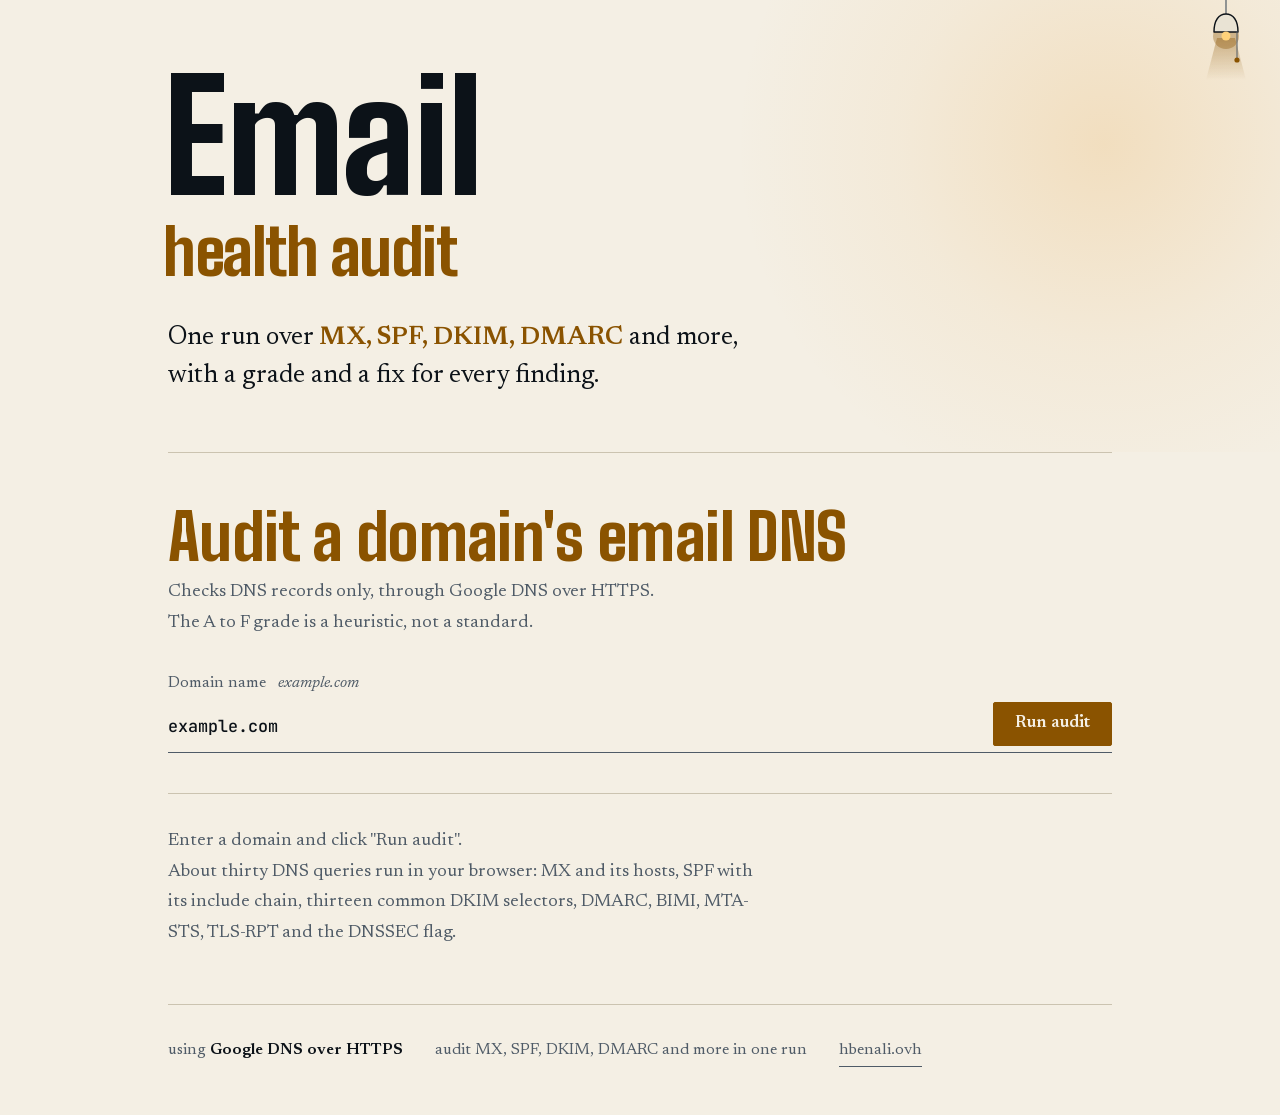
<file: index.html>
<!DOCTYPE html>
<html lang="en">
<head>
  <meta charset="UTF-8">
  <meta name="viewport" content="width=device-width, initial-scale=1.0">
  <title>Email Health Audit — SPF, DKIM, DMARC, MX Grade</title>
  <meta name="description" content="Free email health audit. One run checks a domain's MX, SPF, DKIM, DMARC, BIMI, MTA-STS, TLS-RPT and DNSSEC over DNS-over-HTTPS and gives a heuristic A to F grade with a fix hint for each finding.">
  <meta name="robots" content="index, follow">
  <link rel="canonical" href="https://email.hbenali.ovh/">

  <!-- Security (static hosting: no custom HTTP headers, so CSP/referrer are set here; X-Frame-Options/X-Content-Type-Options need a real header and aren't achievable via meta) -->
  <meta http-equiv="Content-Security-Policy" content="default-src 'self'; script-src 'self'; style-src 'self'; font-src 'self'; img-src 'self' data:; connect-src 'self' https://dns.google; object-src 'none'; base-uri 'self'; form-action 'self'">
  <meta name="referrer" content="strict-origin-when-cross-origin">

  <!-- Open Graph -->
  <meta property="og:type" content="website">
  <meta property="og:title" content="Email Health Audit — SPF, DKIM, DMARC, MX Grade">
  <meta property="og:description" content="Audit a domain's email DNS setup in one run: MX, SPF, DKIM, DMARC, BIMI, MTA-STS, TLS-RPT, DNSSEC. Heuristic A to F grade.">
  <meta property="og:url" content="https://email.hbenali.ovh/">
  <meta property="og:site_name" content="Email Health Audit">
  <meta property="og:locale" content="en_US">
  <meta property="og:image" content="https://email.hbenali.ovh/favicon.svg">
  <meta property="og:image:type" content="image/svg+xml">

  <!-- Twitter Card -->
  <meta name="twitter:card" content="summary">
  <meta name="twitter:title" content="Email Health Audit — SPF, DKIM, DMARC, MX Grade">
  <meta name="twitter:description" content="Audit a domain's email DNS setup in one run: MX, SPF, DKIM, DMARC, BIMI, MTA-STS, TLS-RPT, DNSSEC. Heuristic A to F grade.">
  <meta name="twitter:image" content="https://email.hbenali.ovh/favicon.svg">

  <!-- SVG Favicon -->
  <link rel="icon" type="image/svg+xml" href="/favicon.svg">
  <link rel="alternate icon" href="/favicon.ico">
  <link rel="apple-touch-icon" href="/apple-touch-icon.png">
  <meta name="color-scheme" content="dark light">
  <meta name="theme-color" content="#0c1218" media="(prefers-color-scheme: dark)">
  <meta name="theme-color" content="#f4efe4" media="(prefers-color-scheme: light)">
  <link rel="manifest" href="/manifest.json">
  <meta name="mobile-web-app-capable" content="yes">
  <meta name="apple-mobile-web-app-capable" content="yes">
  <meta name="apple-mobile-web-app-status-bar-style" content="black-translucent">
  <meta name="apple-mobile-web-app-title" content="Email Health Audit">

  <!-- dns.google is only hit on-demand after a lookup -->
  <link rel="dns-prefetch" href="https://dns.google">

  <!-- Structured data -->
  <script type="application/ld+json">
  {
    "@context": "https://schema.org",
    "@graph": [
      {
        "@type": "WebSite",
        "url": "https://email.hbenali.ovh/",
        "name": "Email Health Audit",
        "description": "Free email health audit of a domain's DNS: MX, SPF, DKIM, DMARC, BIMI, MTA-STS, TLS-RPT and DNSSEC with a heuristic grade.",
        "potentialAction": {
          "@type": "SearchAction",
          "target": "https://email.hbenali.ovh/?domain={search_term_string}",
          "query-input": "required name=search_term_string"
        }
      },
      {
        "@type": "WebApplication",
        "name": "Email Health Audit",
        "url": "https://email.hbenali.ovh/",
        "applicationCategory": "UtilitiesApplication",
        "operatingSystem": "Any",
        "description": "Audit a domain's email DNS records in one run and get a heuristic A to F grade with fix hints.",
        "offers": {
          "@type": "Offer",
          "price": "0",
          "priceCurrency": "USD"
        }
      }
    ]
  }
  </script>


  <link rel="preload" href="/fonts/big-shoulders-latin-wght.woff2" as="font" type="font/woff2" crossorigin>
  <link rel="preload" href="/fonts/newsreader-latin-wght.woff2" as="font" type="font/woff2" crossorigin>
  <script src="/theme.js"></script>
  <link rel="stylesheet" href="/site.css">
</head>

<body>
<a class="skip" href="#domainInput">Skip to the tool</a>
<header class="hero">
  <div class="wrap">
    <h1 class="display">
      <span class="line"><span>Email</span></span>
      <span class="line"><span>health audit</span></span>
    </h1>
    <p class="lead">One run over <strong>MX, SPF, DKIM, DMARC</strong> and more, with a grade and a fix for every finding.</p>
  </div>
</header>

<main>
  <section class="block wrap" aria-labelledby="lookupTitle">
    <h2 class="block-title" id="lookupTitle">Audit a domain's email DNS</h2>
    <p class="block-note">Checks DNS records only, through Google DNS over HTTPS. The A to F grade is a heuristic, not a standard.</p>

    <div class="field input-group">
      <label for="domainInput">
        <span>Domain name</span>
        <i>example.com</i>
      </label>
      <div class="field-row domain-input-wrapper">
        <input type="text" id="domainInput" placeholder="e.g. example.com" value="example.com" spellcheck="false" autocomplete="off">
        <button class="btn" id="checkBtn">
          <span id="btnText">Run audit</span>
          <span id="btnLoader" hidden></span>
        </button>
      </div>
    </div>

    <div class="result-area" id="resultContainer" aria-live="polite">
      <div class="state empty empty-state" id="placeholderState">
        <p>Enter a domain and click "Run audit".<br>About thirty DNS queries run in your browser: MX and its hosts, SPF with its include chain, thirteen common DKIM selectors, DMARC, BIMI, MTA-STS, TLS-RPT and the DNSSEC flag.</p>
      </div>
      <div id="recordsContainer" hidden></div>
      <div id="errorContainer" hidden></div>
    </div>
  </section>
</main>

<div class="foot">
  <footer>
    <span>using <strong>Google DNS over HTTPS</strong></span>
    <span>audit MX, SPF, DKIM, DMARC and more in one run</span>
    <a href="https://hbenali.ovh" target="_blank" rel="noopener noreferrer">hbenali.ovh</a>
  </footer>
</div>

<script src="/app.js" defer></script>
</body>
</html>
</file>
<file: site.css>
/* email.hbenali.ovh: one stylesheet for every page. Dark editorial design system shared with hbenali.ovh.
   Fonts are self-hosted (see fonts/README.md). */

@font-face { font-family: 'Big Shoulders'; font-style: normal; font-weight: 600 900; font-display: swap; src: url('fonts/big-shoulders-latin-wght.woff2') format('woff2'); }
@font-face { font-family: 'Newsreader'; font-style: normal; font-weight: 200 800; font-display: swap; src: url('fonts/newsreader-latin-wght.woff2') format('woff2'); }
@font-face { font-family: 'Newsreader'; font-style: italic; font-weight: 200 800; font-display: swap; src: url('fonts/newsreader-italic-latin-wght.woff2') format('woff2'); }
@font-face { font-family: 'JetBrains Mono'; font-style: normal; font-weight: 100 800; font-display: swap; src: url('fonts/jetbrains-mono-latin-wght.woff2') format('woff2'); }

:root {
    --ink: #0c1218;
    --slate: #17212b;
    --line: #263341;
    --bone: #e7e1d3;
    --mist: #8e9aa6;
    --sodium: #e9a23b;
    --verdigris: #5db7a0;
    --fail: #e5776f;
    --glow: rgba(233, 162, 59, 0.2);
    --glow-soft: rgba(233, 162, 59, 0.06);

    --display: 'Big Shoulders', 'Arial Narrow', Impact, sans-serif;
    --serif: 'Newsreader', Georgia, serif;
    --mono: 'JetBrains Mono', ui-monospace, monospace;

    --gutter: clamp(1.5rem, 4vw, 2.5rem);
    color-scheme: dark;
}

/* Light: follows the system setting until the lamp (theme.js) is used. Dark above is the default and the identity.
   Contrast on --ink (page) / --slate (surface): text 16/14.7, muted 6.0/5.4, accent 5.5/4.9, ok 5.2/4.7, fail 5.7/5.1. */
@media (prefers-color-scheme: light) {
    :root:not([data-theme="dark"]) {
        --ink: #f4efe4;
        --slate: #e9e3d4;
        --line: #cbc3b0;
        --bone: #0c1218;
        --mist: #4f5b67;
        --sodium: #8a5300;
        --verdigris: #1b7058;
        --fail: #b3261e;
        --glow: rgba(233, 162, 59, 0.22);
        --glow-soft: rgba(233, 162, 59, 0.07);
        color-scheme: light;
    }
}
:root[data-theme="light"] {
    --ink: #f4efe4;
    --slate: #e9e3d4;
    --line: #cbc3b0;
    --bone: #0c1218;
    --mist: #4f5b67;
    --sodium: #8a5300;
    --verdigris: #1b7058;
    --fail: #b3261e;
    --glow: rgba(233, 162, 59, 0.22);
    --glow-soft: rgba(233, 162, 59, 0.07);
    color-scheme: light;
}

*, *::before, *::after { box-sizing: border-box; margin: 0; padding: 0; }

html { background: var(--ink); }

body {
    min-height: 100vh;
    background: var(--ink);
    color: var(--bone);
    font-family: var(--serif);
    font-size: 1.125rem;
    line-height: 1.7;
    font-optical-sizing: auto;
    -webkit-font-smoothing: antialiased;
    text-rendering: optimizeLegibility;
}

::selection { background: var(--sodium); color: var(--ink); }
:focus-visible { outline: 2px solid var(--sodium); outline-offset: 4px; border-radius: 2px; }

a { color: inherit; }
ul { list-style: none; }
strong { font-weight: 600; }
code { font-family: var(--mono); font-size: 0.85em; background: var(--slate); padding: 0.1em 0.4em; border-radius: 2px; overflow-wrap: anywhere; }
[hidden] { display: none !important; }

.sr-only { position: absolute; width: 1px; height: 1px; overflow: hidden; clip-path: inset(50%); white-space: nowrap; }
.skip { position: fixed; top: 0.75rem; left: 0.75rem; z-index: 60; background: var(--sodium); color: var(--ink); padding: 0.5rem 1rem; transform: translateY(-300%); }
.skip:focus { transform: none; }

/* Underline that draws in on hover and focus. */
.link, footer a, .note a {
    text-decoration: none;
    background-image: linear-gradient(currentColor, currentColor);
    background-repeat: no-repeat;
    background-size: 100% 1px;
    background-position: 0 100%;
    padding-bottom: 2px;
    transition: background-size 0.35s cubic-bezier(0.22, 1, 0.36, 1), color 0.2s;
}
.link:hover, .link:focus-visible, footer a:hover, footer a:focus-visible, .note a:hover, .note a:focus-visible { color: var(--sodium); background-size: 100% 2px; }

.display { font-family: var(--display); font-weight: 800; line-height: 0.86; letter-spacing: -0.01em; }

.wrap { max-width: 64rem; margin: 0 auto; padding-inline: var(--gutter); }

/* Hero */
.hero { position: relative; isolation: isolate; overflow: hidden; padding-block: 4.5rem 3.5rem; }
.hero::before {
    content: ''; position: absolute; z-index: -1; top: -14rem; right: -12rem;
    width: min(46rem, 140vw); aspect-ratio: 1; border-radius: 50%;
    background: radial-gradient(closest-side, var(--glow), var(--glow-soft) 55%, transparent);
    pointer-events: none;
}
.hero h1 { font-size: clamp(4rem, 17vw, 9.5rem); margin-left: -0.03em; }
.hero h1 .line { display: block; overflow: hidden; padding-bottom: 0.05em; }
.hero h1 .line > span { display: block; animation: rise 1.1s cubic-bezier(0.16, 1, 0.3, 1) both; }
.hero h1 .line:nth-child(2) { color: var(--sodium); font-size: 0.42em; line-height: 1; margin-top: 0.15em; }
.hero h1 .line:nth-child(2) > span { animation-delay: 0.13s; }
.hero .lead { margin-top: 2rem; max-width: 40ch; font-size: clamp(1.25rem, 2.4vw, 1.6rem); line-height: 1.5; animation: fade 0.9s 0.5s both; }
.hero .lead strong { color: var(--sodium); font-weight: 600; }

@keyframes rise { from { transform: translateY(108%); } }
@keyframes fade { from { opacity: 0; transform: translateY(12px); } }

/* Sections */
.block { position: relative; padding-block: 3.5rem; }
.block::before { content: ''; position: absolute; top: 0; left: var(--gutter); right: var(--gutter); height: 1px; background: var(--line); }
.block-title { font-family: var(--display); font-weight: 800; font-size: clamp(2.6rem, 7vw, 4rem); line-height: 0.9; letter-spacing: -0.01em; color: var(--sodium); }
.block-note { margin-top: 0.75rem; max-width: 52ch; color: var(--mist); }

/* Fields */
.field { margin-top: 2rem; }
.field label, .gen-label { display: block; color: var(--mist); font-size: 1rem; margin-bottom: 0.3rem; }
.field label i { font-style: italic; margin-left: 0.5rem; }
.field-row { display: flex; align-items: stretch; gap: 1rem; border-bottom: 1px solid var(--mist); transition: border-color 0.2s; }
.field-row:focus-within { border-color: var(--sodium); }
input[type="text"], input[type="number"], select {
    background: none; border: 0; color: var(--bone); border-radius: 0;
    font: 500 1.05rem/1.3 var(--mono); padding: 0.75rem 0; outline: 0; min-width: 0;
}
.field-row input { flex: 1; }
input::placeholder { color: var(--mist); opacity: 0.8; }
select { cursor: pointer; width: 100%; appearance: none; -webkit-appearance: none; }
select option { background: var(--slate); color: var(--bone); }

.btn {
    display: inline-flex; align-items: center; justify-content: center; gap: 0.6rem;
    background: var(--sodium); color: var(--ink); border: 1px solid var(--sodium); padding: 0.55rem 1.3rem;
    font: 600 1.05rem/1.4 var(--serif); border-radius: 2px; cursor: pointer;
    transition: background-color 0.2s, color 0.2s, transform 0.2s;
}
.btn:hover, .btn:focus-visible { background: var(--bone); border-color: var(--bone); transform: translateY(-2px); }
.btn:disabled { opacity: 0.7; cursor: progress; transform: none; }
.btn.quiet { background: none; color: var(--bone); border-color: var(--line); }
.btn.quiet:hover, .btn.quiet:focus-visible { border-color: var(--sodium); color: var(--sodium); background: none; }
.field-row .btn { align-self: center; margin-bottom: 0.4rem; }

.loader { width: 0.9rem; height: 0.9rem; border: 2px solid var(--ink); border-top-color: transparent; border-radius: 50%; animation: spin 0.8s linear infinite; }
@keyframes spin { to { transform: rotate(360deg); } }

/* Result states */
.result-area { margin-top: 2.5rem; }
.state { border-top: 1px solid var(--line); padding-top: 1.5rem; }
.state-title { font-family: var(--display); font-weight: 800; font-size: 1.9rem; line-height: 1.05; }
.state p { margin-top: 0.5rem; max-width: 60ch; color: var(--mist); }
.state p strong { color: var(--bone); }
.state.empty { color: var(--mist); }
.state.warn { border-top-color: var(--sodium); }
.state.warn .state-title { color: var(--sodium); }
.state.ok { border-top-color: var(--verdigris); }
.state.ok .state-title { color: var(--verdigris); }
.state.fail { border-top-color: var(--fail); }
.state.fail .state-title { color: var(--fail); }
.state.fail p { color: var(--bone); }
.badge-domain { font: 500 1rem var(--mono); color: var(--bone); overflow-wrap: anywhere; display: block; margin-top: 0.5rem; }

.count { margin-top: 0.75rem; color: var(--mist); font-size: 1rem; }

/* Footer */
footer { color: var(--mist); font-size: 1rem; }
.foot { max-width: 64rem; margin: 0 auto; padding: 0 var(--gutter) 3rem; }
.foot > footer { border-top: 1px solid var(--line); padding-top: 2rem; display: flex; flex-wrap: wrap; gap: 0.5rem 2rem; }
.foot strong { color: var(--bone); }

/* 404 */
.nf { min-height: 100vh; display: flex; flex-direction: column; justify-content: center; padding-block: 4rem; position: relative; isolation: isolate; overflow: hidden; }
.nf::before {
    content: ''; position: absolute; z-index: -1; top: -12rem; right: -10rem; width: min(40rem, 140vw); aspect-ratio: 1; border-radius: 50%;
    background: radial-gradient(closest-side, var(--glow), var(--glow-soft) 55%, transparent);
}
.nf-code { font-size: clamp(9rem, 34vw, 22rem); color: var(--sodium); }
.nf h1 { font-size: clamp(2.8rem, 7vw, 5rem); margin-top: 0.5rem; }
.nf .nf-lead { margin-top: 1rem; max-width: 40ch; color: var(--mist); font-size: 1.3rem; }
.nf-links { margin-top: 2rem; display: flex; flex-wrap: wrap; gap: 0.75rem 2rem; font-size: 1.25rem; }
.nf-search { margin-top: 3rem; max-width: 30rem; }

@media (prefers-reduced-motion: reduce) {
    *, *::before, *::after { animation-duration: 0.01ms !important; animation-delay: 0s !important; transition-duration: 0.01ms !important; }
}

/* ---- Theme lamp: pull-cord switch (see theme.js). Lamp on = light theme. ---- */
.theme-lamp {
    position: absolute; /* scrolls away with the page; fixed on pages with a fixed bar, see below */
    top: 0;
    inset-inline-end: clamp(0.75rem, 3vw, 2rem);
    z-index: 1000;
    display: block;
    width: 2.75rem;
    height: 5.25rem;
    padding: 0;
    border: 0;
    background: none;
    cursor: pointer;
    -webkit-tap-highlight-color: transparent;
}
/* Pages with a fixed top bar or fixed top-right controls: the lamp stays visible and the bar
   reserves room for it (lamp offset + lamp width + gap), so it never covers a link. */
html:has(.bar-inner) .theme-lamp,
html:has(.controls) .theme-lamp { position: fixed; }
.bar-inner { padding-inline-end: calc(clamp(0.75rem, 3vw, 2rem) + 2.75rem + 0.75rem); }
.controls { right: calc(clamp(0.75rem, 3vw, 2rem) + 2.75rem + 0.75rem); }
.theme-lamp svg { display: block; width: 100%; height: 100%; overflow: visible; pointer-events: none; }
.lamp-wire { stroke: var(--mist); stroke-width: 1.2; }
.lamp-shade { fill: var(--slate); stroke: var(--bone); stroke-width: 1.4; stroke-linejoin: round; }
.lamp-bulb { fill: var(--line); transition: fill 0.4s; }
.lamp-halo { fill: var(--sodium); opacity: 0; transition: opacity 0.5s; }
.lamp-cone { fill: url(#lamp-cone); opacity: 0; transition: opacity 0.5s; }
.lamp-stop-a { stop-color: var(--sodium); stop-opacity: 0.38; }
.lamp-stop-b { stop-color: var(--sodium); stop-opacity: 0; }
.lamp-cord { stroke: var(--mist); stroke-width: 1; }
.lamp-bead { fill: var(--sodium); }
.theme-lamp[data-on="true"] .lamp-bulb { fill: #ffd27a; }
.theme-lamp[data-on="true"] .lamp-halo { opacity: 0.35; }
.theme-lamp[data-on="true"] .lamp-cone { opacity: 1; }
.lamp-swing { transform-box: view-box; transform-origin: 22px 0; animation: lamp-swing 0.9s ease-out; }
.lamp-pull { animation: lamp-pull 0.45s cubic-bezier(0.3, 1.6, 0.5, 1); }
@keyframes lamp-swing { 20% { transform: rotate(-5deg); } 45% { transform: rotate(3.5deg); } 70% { transform: rotate(-1.5deg); } }
@keyframes lamp-pull { 35% { transform: translateY(10px); } }

/* The theme switch is a plain cross-fade of the whole page. */
html.theme-vt::view-transition-old(root) { animation: 0.45s ease both lamp-fade-out; }
html.theme-vt::view-transition-new(root) { animation: 0.45s ease both lamp-fade-in; }
@keyframes lamp-fade-out { to { opacity: 0; } }
@keyframes lamp-fade-in { from { opacity: 0; } }

@media (prefers-reduced-motion: reduce) {
    .lamp-swing, .lamp-pull { animation: none; }
    .lamp-bulb, .lamp-halo, .lamp-cone { transition: none; }
}

/* ---- Email health audit ---- */
.checks { margin-top: 1.5rem; }
.checks li { display: flex; gap: 0.9rem; align-items: baseline; border-top: 1px solid var(--line); padding: 0.55rem 0; }
.checks li:last-child { border-bottom: 1px solid var(--line); }
.chk { flex: none; min-width: 3.2rem; font: 600 0.75rem/1.6 var(--mono); letter-spacing: 0.05em; text-transform: uppercase; }
.chk.pass { color: var(--verdigris); }
.chk.warn { color: var(--sodium); }
.chk.fail { color: var(--fail); }
.chk.info { color: var(--mist); }
.provider { margin-top: 0.75rem; color: var(--mist); }
.provider strong { color: var(--bone); }

/* Grade header */
.grade-row { display: flex; align-items: center; gap: 1.5rem; flex-wrap: wrap; }
.grade { font-family: var(--display); font-weight: 800; font-size: clamp(6rem, 24vw, 9rem); line-height: 0.8; padding-top: 0.08em; }
.grade-ok { color: var(--verdigris); }
.grade-warn { color: var(--sodium); }
.grade-fail { color: var(--fail); }
.grade-info { flex: 1; min-width: 0; }
.honest { margin-top: 1.25rem; max-width: 62ch; color: var(--mist); font-size: 1rem; }
.honest strong { color: var(--bone); }

/* Summary table (scrolls inside its own container) */
.table-scroll { margin-top: 2rem; overflow-x: auto; max-width: 100%; }
table.summary { width: 100%; border-collapse: collapse; min-width: 22rem; }
.summary th, .summary td { text-align: left; padding: 0.55rem 0.9rem 0.55rem 0; border-top: 1px solid var(--line); vertical-align: baseline; font-weight: 400; }
.summary thead th { color: var(--mist); font-size: 0.9rem; border-top: 0; }
.summary tbody th { font: 600 0.95rem var(--mono); white-space: nowrap; }
.summary tbody tr:last-child > * { border-bottom: 1px solid var(--line); }

/* Per-area sections */
.area { margin-top: 3rem; scroll-margin-top: 1rem; }
.area-head { display: flex; align-items: baseline; gap: 1rem; }
.area-title { font-family: var(--display); font-weight: 800; font-size: 2.2rem; line-height: 1; color: var(--sodium); }
.finding { min-width: 0; display: flex; flex-direction: column; gap: 0.3rem; overflow-wrap: anywhere; }
.finding .fix { color: var(--mist); font-size: 0.95rem; }
.finding .fix strong { color: var(--bone); font-weight: 600; }
.rec { display: block; font: 0.8rem/1.5 var(--mono); background: var(--slate); border: 1px solid var(--line); border-radius: 2px; padding: 0.5rem 0.75rem; white-space: pre-wrap; overflow-wrap: anywhere; }
</file>
